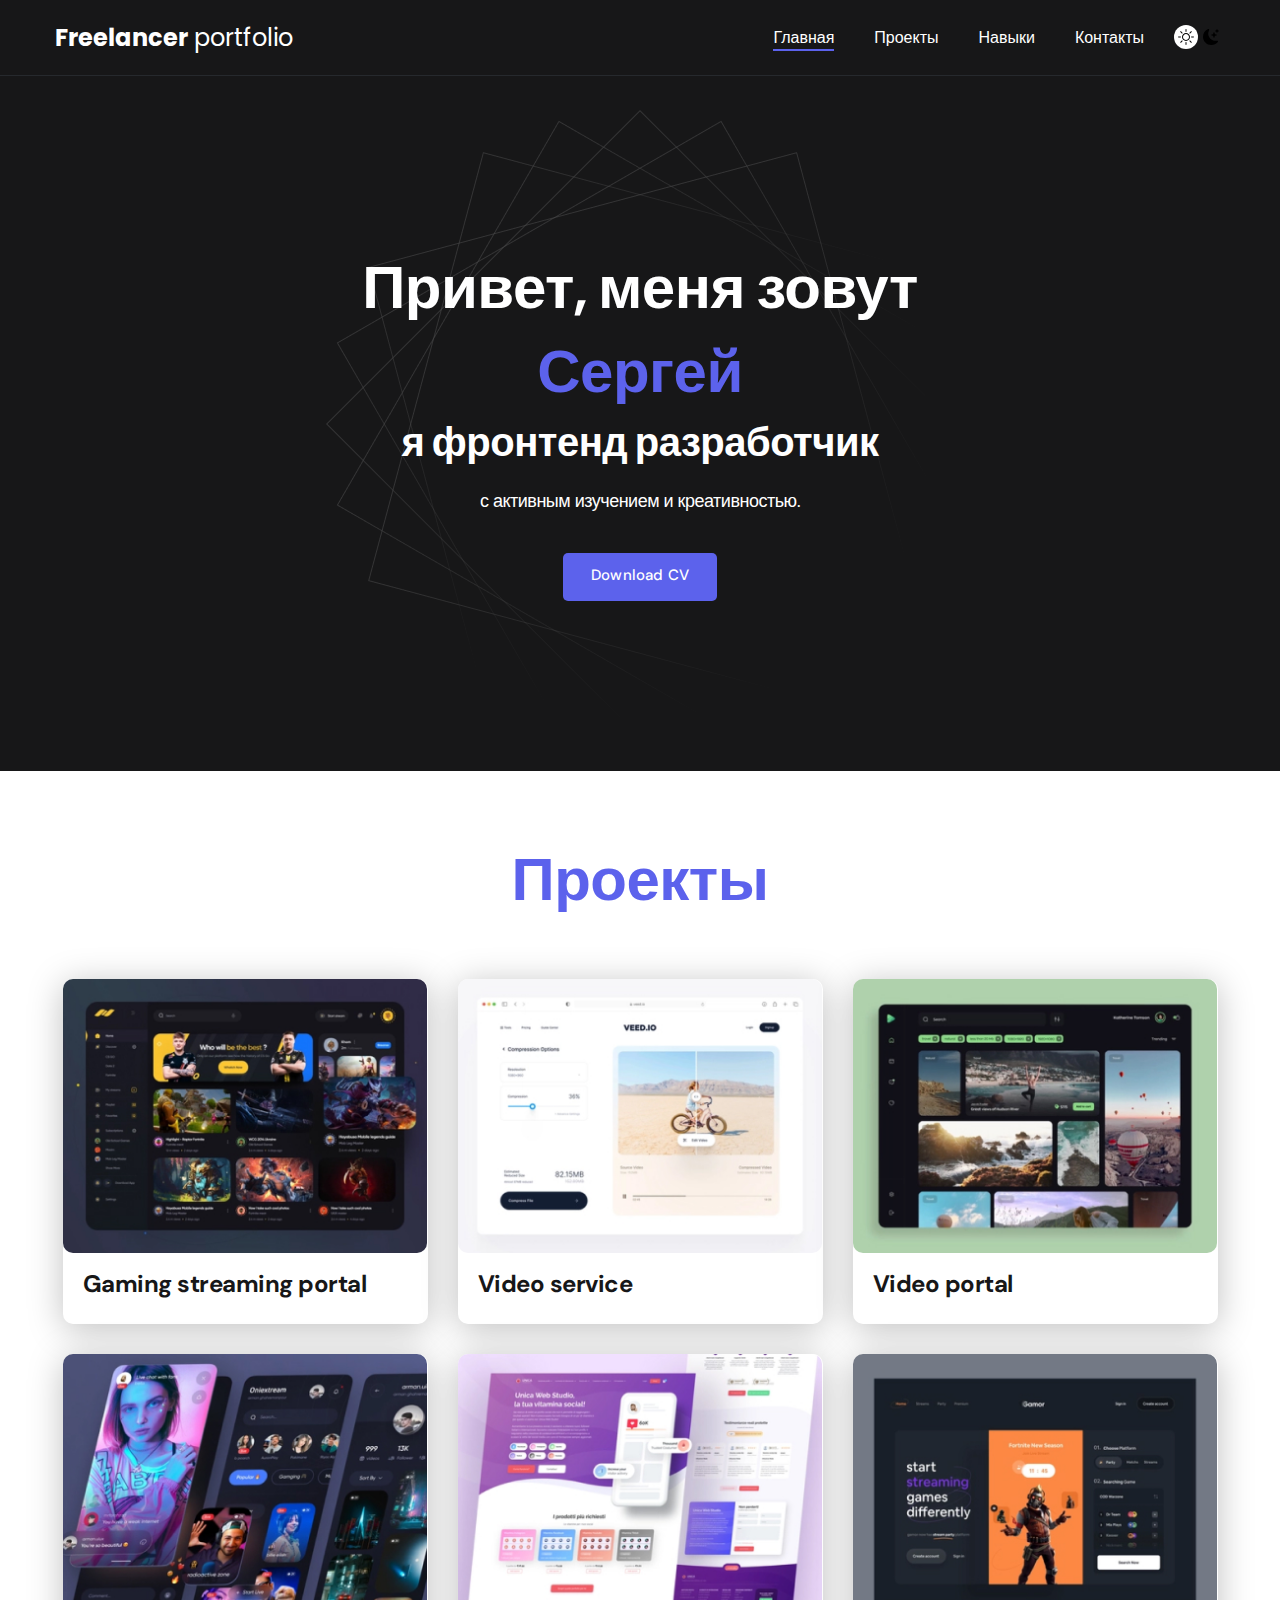
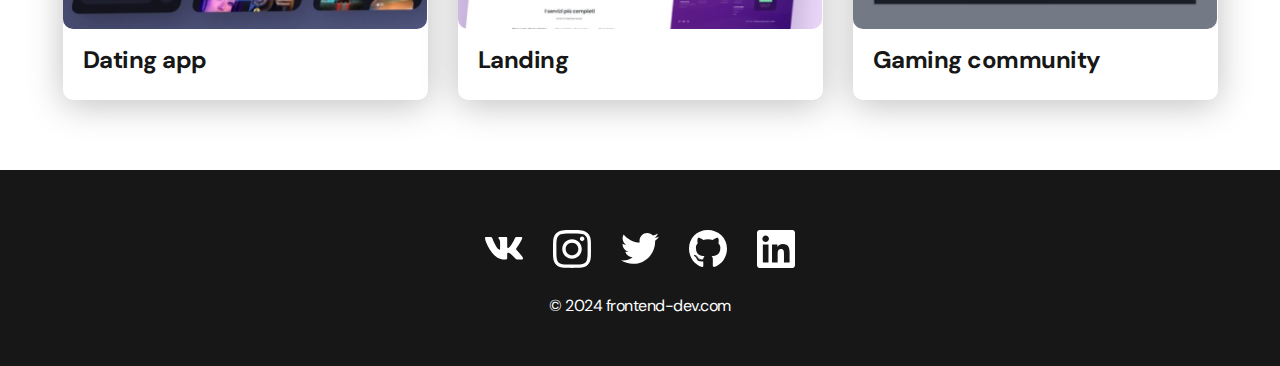
<file: index.html>
<!DOCTYPE html>
<html lang="ru">
<head>
    <meta charset="UTF-8">
    <meta name="viewport" content="width=device-width, initial-scale=1.0">
    <title>Проекты</title>  
    <link rel="stylesheet" href="./css/mian.css">
</head>
<body>
    <nav class="nav ">
        <div class="container">
            <div class="nav-row">
                <a href="./index.html" class="logo"><strong>Freelancer</strong> portfolio</a>

                <button class="dark-mode-btn">
                    <img src="./img/icons/Sun.svg" alt="sun" class="dark-mode-btn__icon">
                    <img src="./img/icons/Moon.svg" alt="moon" class="dark-mode-btn__icon">
                </button>

                <ul class="nav-list">
                    <li class="nav-list__item"><a href="./index.htm" class="nav-list__link nav-list__link--active">Главная</a></li>
                    <li class="nav-list__item"><a href="./project-page.html" class="nav-list__link">Проекты</a></li>
                    <li class="nav-list__item"><a href="./skills.html" class="nav-list__link">Навыки</a></li>
                    <li class="nav-list__item"><a href="./contacts.html" class="nav-list__link">Контакты</a></li>

                </ul>
            </div>
        </div>
    </nav> 
    
    <header class="header">
        <div class="container">
            <div class="header__wrapper">
                <h1 class="header__title">
                    <strong>Привет, меня зовут <em>Сергей</em></strong></br>
                    я фронтенд разработчик
                </h1>
                <div class="header__text">
                    <p>
                        с активным изучением и креативностью.
                    </p>
                </div>
                <a href="#!" class="btn">Download CV</a>
            </div>
        </div>
    </header>   
    
    <main class="section">
        <div class="container">
            <h2 class="title-1">
                Проекты
            </h2>
            <ul class="projects">
                <li class="project">
                    <a href="./project-page.html">
                        <img src="./img/projects/01.jpg" alt="project1" class="project___img">
                        <h3 class="project__title">Gaming streaming portal</h3>
                    </a>
                </li>
                <li class="project">
                    <a href="./project-page.html">
                        <img src="./img/projects/02.jpg" alt="project1" class="project___img">
                        <h3 class="project__title">Video service</h3>
                    </a>                    
                </li>
                <li class="project">
                    <a href="./project-page.html">
                        <img src="./img/projects/03.jpg" alt="project1" class="project___img">
                        <h3 class="project__title">Video portal</h3>
                    </a>
                </li>
                <li class="project">
                    <img src="./img/projects/04.jpg" alt="project1" class="project___img">
                    <h3 class="project__title">Dating app</h3>
                </li>
                <li class="project">
                    <img src="./img/projects/05.jpg" alt="project1" class="project___img">
                    <h3 class="project__title">Landing</h3>
                </li>
                <li class="project">
                    <img src="./img/projects/06.jpg" alt="project1" class="project___img">
                    <h3 class="project__title">Gaming community</h3>
                </li>
            </ul>
        </div>
    </main>

    <footer class="footer">
        <div class="container">
            <div class="footer__wrapper">                
                <ul class="social">
                    <li class="social__item">
                        <a href="#!"><img src="./img/icons/vk.svg" alt="link"></a>
                    </li>
                    <li class="social__item">
                        <a href="#!"><img src="./img/icons/instagram.svg" alt="link"></a>
                    </li>
                    <li class="social__item">
                        <a href="#!"><img src="./img/icons/twitter.svg" alt="link"></a>
                    </li>
                    <li class="social__item">
                        <a href="#!"><img src="./img/icons/gitHub.svg" alt="link"></a>
                    </li>
                    <li class="social__item">
                        <a href="#!"><img src="./img/icons/linkedIn.svg" alt="link"></a>
                    </li>
                </ul>
                <div class="copyright">
                    <p>© 2024 frontend-dev.com</p>
                </div>
            </div>

        </div>
    </footer>

    <script src="./js/main.js"></script>
</body>
</html>
</file>
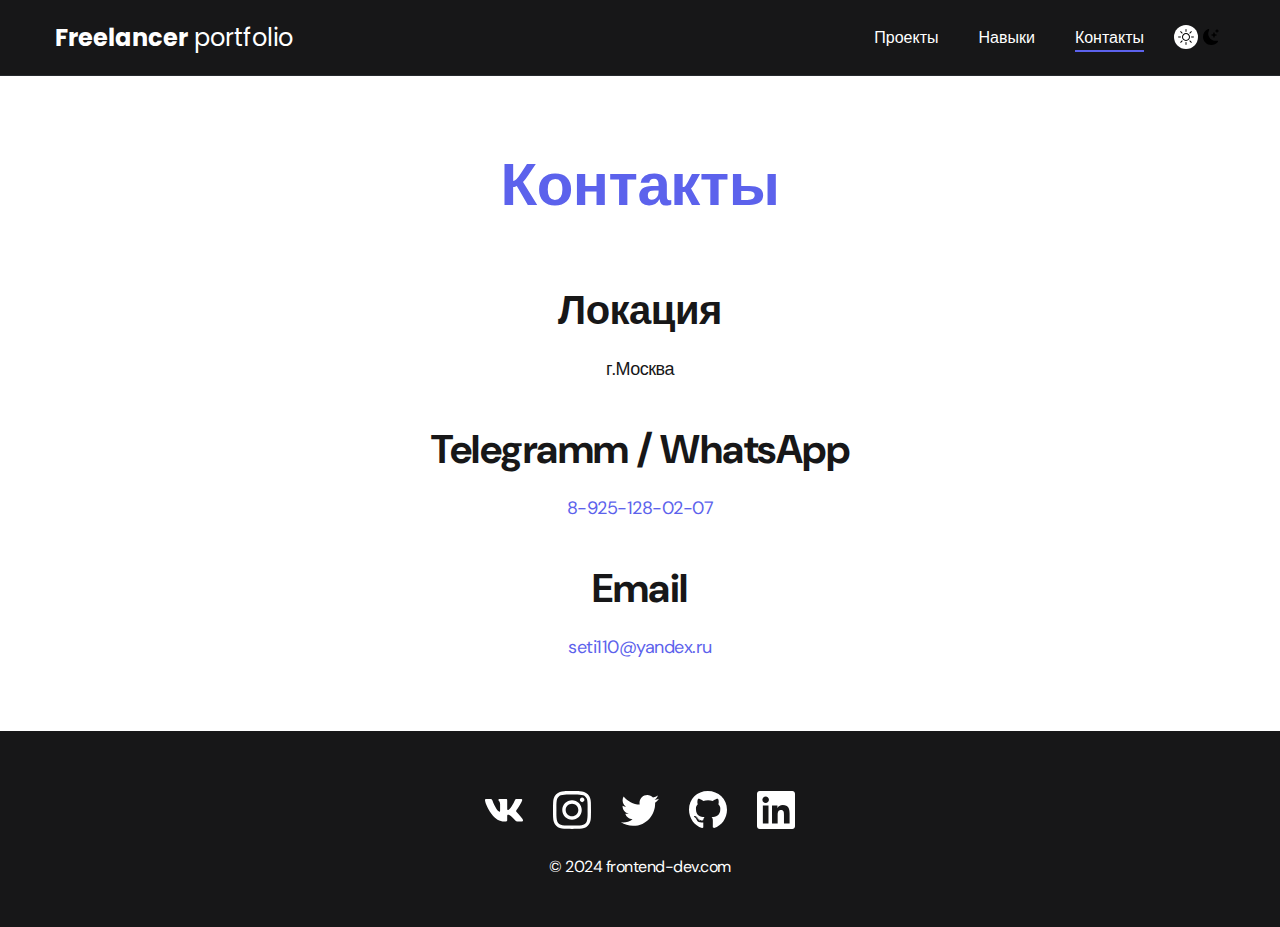
<file: contacts.html>
<!DOCTYPE html>
<html lang="ru">
<head>
    <meta charset="UTF-8">
    <meta name="viewport" content="width=device-width, initial-scale=1.0">
    <title>Контакты</title>  
    <link rel="stylesheet" href="./css/mian.css">
</head>
<body>
    <nav class="nav ">
        <div class="container">
            <div class="nav-row">
                <a href="./index.html" class="logo"><strong>Freelancer</strong> portfolio</a>
                
                <button class="dark-mode-btn">
                    <img src="./img/icons/Sun.svg" alt="sun" class="dark-mode-btn__icon">
                    <img src="./img/icons/Moon.svg" alt="moon" class="dark-mode-btn__icon">
                </button>

                <ul class="nav-list">                    
                    <li class="nav-list__item"><a href="./project-page.html" class="nav-list__link ">Проекты</a></li>
                    <li class="nav-list__item"><a href="./skills.html" class="nav-list__link ">Навыки</a></li>
                    <li class="nav-list__item nav-list__link--active"><a href="./contacts.html" class="nav-list__link">Контакты</a></li>

                </ul>
            </div>
        </div>
    </nav> 

    <main class="section">
        <div class="container">
            <div class="project-detaild">
                <h1 class="title-1">
                    Контакты
                </h1>  

                <ul class="content-list">
                    <li class="content-list__item">
                        <div class="title-2">Локация</div>
                        <p>г.Москва</p>
                    </li>
                    <li class="content-list__item">
                        <div class="title-2">Telegramm / WhatsApp</div>
                        <p><a href="tel:+79251280207">8-925-128-02-07</a></p>
                    </li>
                    <li class="content-list__item">
                        <div class="title-2">Email</div>
                        <p><a href="mailto:seti110@yandex.ru">seti110@yandex.ru</a></p>
                    </li>
                </ul>              
            </div> 
        </div>
    </main>


    <footer class="footer">
        <div class="container">
            <div class="footer__wrapper">                
                <ul class="social">
                    <li class="social__item">
                        <a href="#!"><img src="./img/icons/vk.svg" alt="link"></a>
                    </li>
                    <li class="social__item">
                        <a href="#!"><img src="./img/icons/instagram.svg" alt="link"></a>
                    </li>
                    <li class="social__item">
                        <a href="#!"><img src="./img/icons/twitter.svg" alt="link"></a>
                    </li>
                    <li class="social__item">
                        <a href="#!"><img src="./img/icons/gitHub.svg" alt="link"></a>
                    </li>
                    <li class="social__item">
                        <a href="#!"><img src="./img/icons/linkedIn.svg" alt="link"></a>
                    </li>
                </ul>
                <div class="copyright">
                    <p>© 2024 frontend-dev.com</p>
                </div>
            </div>

        </div>
    </footer>

    <script src="./js/main.js"></script>
</body>
</html>
</file>
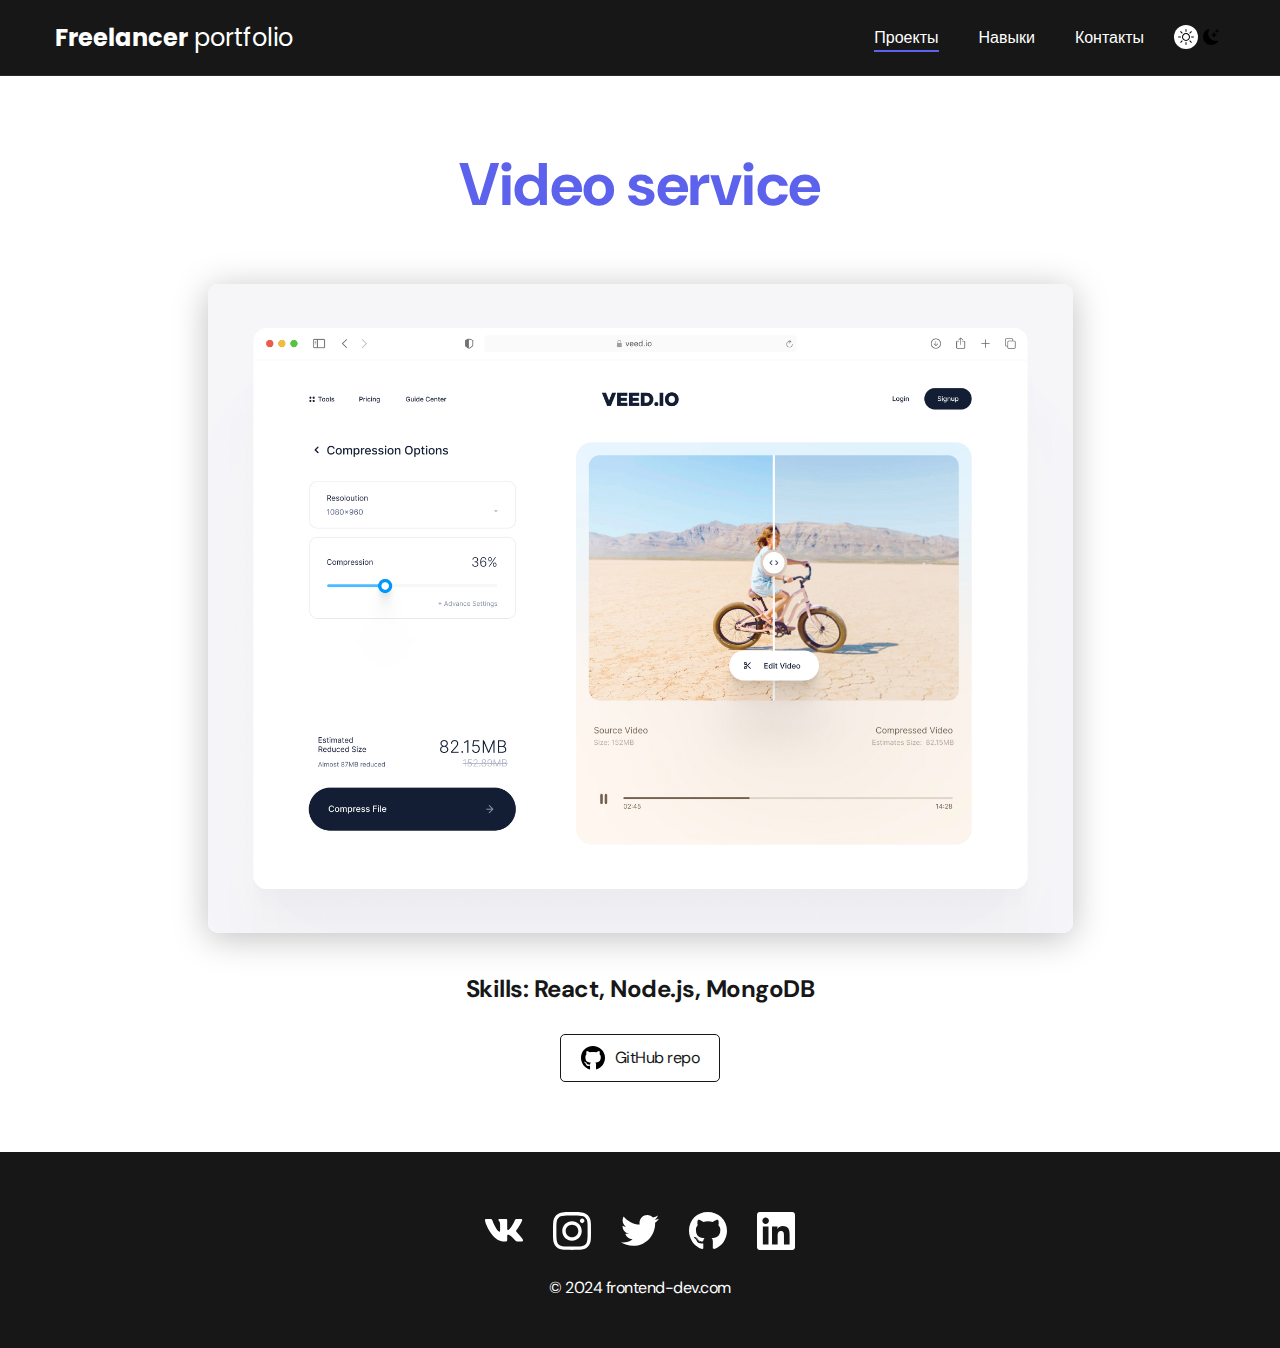
<file: project-page.html>
<!DOCTYPE html>
<html lang="ru">
<head>
    <meta charset="UTF-8">
    <meta name="viewport" content="width=device-width, initial-scale=1.0">
    <title>Проект</title>  
    <link rel="stylesheet" href="./css/mian.css">
</head>
<body>
    <nav class="nav ">
        <div class="container">
            <div class="nav-row">
                <a href="./index.html" class="logo"><strong>Freelancer</strong> portfolio</a>
                
                <button class="dark-mode-btn">
                    <img src="./img/icons/Sun.svg" alt="sun" class="dark-mode-btn__icon">
                    <img src="./img/icons/Moon.svg" alt="moon" class="dark-mode-btn__icon">
                </button>

                <ul class="nav-list">                    
                    <li class="nav-list__item nav-list__link--active"><a href="./project-page.html" class="nav-list__link ">Проекты</a></li>
                    <li class="nav-list__item"><a href="./skills.html" class="nav-list__link">Навыки</a></li>
                    <li class="nav-list__item"><a href="./contacts.html" class="nav-list__link">Контакты</a></li>

                </ul>
            </div>
        </div>
    </nav> 

    <main class="section">
        <div class="container">
            <div class="project-detaild">
                <h1 class="title-1">
                    Video service
                </h1>
                <img src="./img/projects/02-big.jpg" alt="project" class="project-details___img">

                <div class="project-details___desc">
                    <p>Skills: React, Node.js, MongoDB</p>
                </div>

                <a href="#!" class="btn-outline">
                    <img src="img/icons/gitHub-black.svg" alt="gitHub">
                    GitHub repo
                </a>

            </div>          


        </div>
    </main>

    <footer class="footer">
        <div class="container">
            <div class="footer__wrapper">                
                <ul class="social">
                    <li class="social__item">
                        <a href="#!"><img src="./img/icons/vk.svg" alt="link"></a>
                    </li>
                    <li class="social__item">
                        <a href="#!"><img src="./img/icons/instagram.svg" alt="link"></a>
                    </li>
                    <li class="social__item">
                        <a href="#!"><img src="./img/icons/twitter.svg" alt="link"></a>
                    </li>
                    <li class="social__item">
                        <a href="#!"><img src="./img/icons/gitHub.svg" alt="link"></a>
                    </li>
                    <li class="social__item">
                        <a href="#!"><img src="./img/icons/linkedIn.svg" alt="link"></a>
                    </li>
                </ul>
                <div class="copyright">
                    <p>© 2024 frontend-dev.com</p>
                </div>
            </div>

        </div>
    </footer>

    <script src="./js/main.js"></script>    
</body>
</html>
</file>
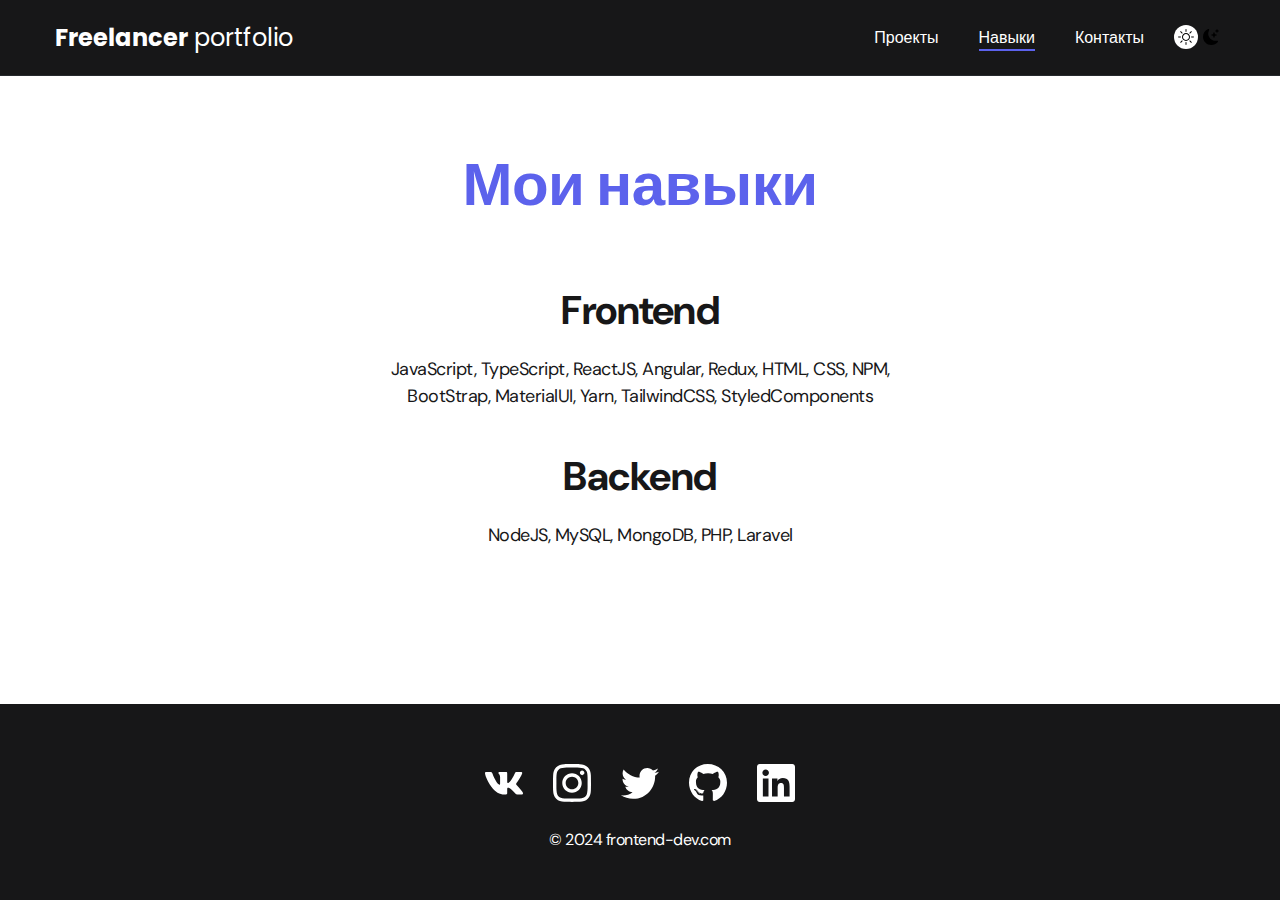
<file: skills.html>
<!DOCTYPE html>
<html lang="ru">
<head>
    <meta charset="UTF-8">
    <meta name="viewport" content="width=device-width, initial-scale=1.0">
    <title>Навыки</title>  
    <link rel="stylesheet" href="./css/mian.css">
</head>
<body>
    <nav class="nav ">
        <div class="container">
            <div class="nav-row">
                <a href="./index.html" class="logo"><strong>Freelancer</strong> portfolio</a>

                <button class="dark-mode-btn">
                    <img src="./img/icons/Sun.svg" alt="sun" class="dark-mode-btn__icon">
                    <img src="./img/icons/Moon.svg" alt="moon" class="dark-mode-btn__icon">
                </button>

                <ul class="nav-list">                    
                    <li class="nav-list__item"><a href="./project-page.html" class="nav-list__link ">Проекты</a></li>
                    <li class="nav-list__item"><a href="./skills.html" class="nav-list__link nav-list__link--active">Навыки</a></li>
                    <li class="nav-list__item"><a href="./contacts.html" class="nav-list__link">Контакты</a></li>

                </ul>
            </div>
        </div>
    </nav> 

    <main class="section">
        <div class="container">
            <div class="project-detaild">
                <h1 class="title-1">
                    Мои навыки
                </h1>  

                <ul class="content-list">
                    <li class="content-list__item">
                        <div class="title-2">Frontend </div>
                        <p>JavaScript, TypeScript, ReactJS, Angular, Redux, HTML, CSS, NPM, BootStrap, MaterialUI, Yarn, TailwindCSS, StyledComponents</p>
                    </li>
                    <li class="content-list__item">
                        <div class="title-2">Backend</div>
                        <p>NodeJS, MySQL, MongoDB, PHP, Laravel</p>
                    </li>
                </ul>              
            </div> 
        </div>
    </main>


    <footer class="footer">
        <div class="container">
            <div class="footer__wrapper">                
                <ul class="social">
                    <li class="social__item">
                        <a href="#!"><img src="./img/icons/vk.svg" alt="link"></a>
                    </li>
                    <li class="social__item">
                        <a href="#!"><img src="./img/icons/instagram.svg" alt="link"></a>
                    </li>
                    <li class="social__item">
                        <a href="#!"><img src="./img/icons/twitter.svg" alt="link"></a>
                    </li>
                    <li class="social__item">
                        <a href="#!"><img src="./img/icons/gitHub.svg" alt="link"></a>
                    </li>
                    <li class="social__item">
                        <a href="#!"><img src="./img/icons/linkedIn.svg" alt="link"></a>
                    </li>
                </ul>
                <div class="copyright">
                    <p>© 2024 frontend-dev.com</p>
                </div>
            </div>

        </div>
    </footer>

    <script src="./js/main.js"></script> 
</body>
</html>
</file>
<file: css/mian.css>
@import "./reset.css";
@import url('https://fonts.googleapis.com/css2?family=DM+Sans:opsz,wght@9..40,400;9..40,500;9..40,700&family=Poppins:wght@400;500;700&display=swap');

/* font-family: 'DM Sans', sans-serif;
font-family: 'Poppins', sans-serif; */


 /* * {
    border: 1px solid rgb(218, 192, 192);
}   */


:root {
    --black: #171718;
    --black-border: #26292D;
    --white: #fff;
    --purpule: #5C62EC;


    --text-color: var(--black);
    --dark-bg: var(--black);
    --dark-border: var(--black-border);
    --header-text: var(--white);
    --accent: var(--purpule);

    /* light  */
    --page-bg: var(--white);
    --text-color: var(--black);

    --title-1: var(--accent);

    --project-card-bg: var(--white);
    --project-card-text: var(--black);

    --box-shadow: 0px 5px 35px 0px rgba(0, 0, 0, 0.25);

}

.dark {

    /* dark  */
    --page-bg: #252526;
    --text-color: var(--white);

    --title-1: var(--white);

    --project-card-bg: var(--black);
    --project-card-text: var(--white);

    --box-shadow: 0px 5px 35px 0px rgba(0, 0, 0, 0.25);

}

html, body {
    display: flex;
    flex-direction: column;
    min-height: 100vh;

    font-family: 'DM Sans', sans-serif;
    letter-spacing: -0.5px;

    background-color: var(--page-bg);
    color: var(--text-color);
}

.container {
    max-width: 1200px;
    padding: 0 15px;
    margin: 0 auto;
}

.section {
    padding: 70px 0;
}

.title-1 {
    margin-bottom: 60px;
    color: var(--title-1);
    text-align: center;
    font-size: 60px;
    font-weight: 700;
    line-height: 130%; 
    letter-spacing: -0.5px;
}

.title-2 {
    font-size: 40px;
    font-weight: 700;
    line-height: 130%;
    margin-bottom: 20px;
}

/* none  */
.none {
    display: none !important;
}


/* nav  */
.nav {
    background-color: var(--dark-bg);
    color: var(--header-text);
    padding: 20px 0;
    border-bottom: 1px solid #26292D;
    letter-spacing: normal;
}

.nav-row {
    display: flex;
    justify-content: flex-end;
    align-items: center;
    column-gap: 30px;
    row-gap: 20px;
    flex-wrap: wrap;
}

.logo {
    margin-right: auto;
    color: var(--white);
    font-size: 24px;
    font-family: 'Poppins', sans-serif;
    text-decoration: none;
    
}

.logo strong {
    font-weight: 700;
}

.nav-list {
    display: flex;
    flex-wrap: wrap;
    row-gap: 20px;
    align-items: center;
    column-gap: 40px;
    font-size: 16px;
    font-weight: 500;
    font-family: 'Poppins', sans-serif;
    list-style: none;
}

.nav-list__link{
    color: var(--header-text);
    text-decoration: none;
    transition: opacity 0.2 ease-in;
}

.nav-list__link:hover {
    opacity: 0.8;
}

.nav-list__link:active {
    position: relative;
    top: 1px;
}

.nav-list__link--active{
    position: relative;
}

.nav-list__link--active::before {
    content: "";
    position: absolute;
    left: 0;
    top: 100%;
    display: block;
    height: 2px;
    width: 100%;
    background-color: var(--accent);
}

/* header  */

.header {
    background-color: var(--dark-bg);
    background-image: url('./../img/Abstract.png');
    background-repeat: no-repeat;
    background-size: auto;
    background-position: center center;
    color: var(--header-text);
    min-height: 695px;
    padding: 40px 0;
    display: flex;
    justify-content: center;
    align-items: center;
    text-align: center;

}

.header__wrapper {
    max-width: 800px;
    padding: 0 15px;
}
.header__title {
    font-size: 40px;
    font-weight: 700;
    line-height: 1.4;
    margin-bottom: 20px;

}

.header__title strong {
    font-size: 60px;
    font-weight: 700;
}

.header__title em {
    color: var(--accent);
    font-style: normal;

}

.header__text {
    font-size: 18px;
    line-height: 1.3;
    margin-bottom: 40px;
}

.header__text p + p {
    margin-top: 0.5em;
}

/* mode btn  */

.dark-mode-btn {
    order: 9;
    position: relative;
    display: flex;
    justify-content: space-around;
    align-items: center;  
    width: 51px;
    height: 26px;
    border-color: #272727;
    border-radius: 50px;
}

img.dark-mode-btn__icon {
    margin-bottom: 2px;
    margin-right: 2px;
}

.dark-mode-btn::before {
    content: "";
    position: absolute;
    top: 0px;
    left: 0px;    
    display: block;
    width: 24px;
    height: 24px;
    border-radius: 50%;
    background-color: #fff;

    transition: .4s ease-in;

}

.dark-mode-btn__active::before {
    left: 26px;    

}

.dark-mode-btn__icon {
    position: relative;
    z-index: 9;
}

/* btn  */

.btn {
    display: inline-block;
    height: 48px;
    padding: 12px 28px;
    border-radius: 5px;
    background-color: var(--accent);
    color: var(--white);
    letter-spacing: .15px;
    font-size: 15px;
    font-weight: 500;
    transition: opacity .2s ease-in;
}

.btn:hover {
    opacity: 0.8;    
}

.btn:active {
    position: relative;
    top: 1px;
}

/* btn outline  */

.btn-outline {
    display: flex;
    column-gap: 10px;
    align-items: center;
    height: 48px;
    border-radius: 5px;
    border: 1px solid var(--black);
    padding: 12px 20px;
    color: var(--black);
    background-color: var(--white);
}

.btn-outline:hover {
    opacity: 0.8;    
}

.btn-outline:active {
    position: relative;
    top: 1px;
}

/* projects  */

.projects {
    display: flex;
    justify-content: center;
    flex-wrap: wrap;    
    column-gap: 30px;
    row-gap: 30px;

}
.project {
    max-width: 365px;
    max-height: 350px;
    background-color: var(--project-card-bg);
    border-radius: 10px;
    box-shadow: var(--box-shadow);

}
.project___img {
    border-radius: 10px;

}
.project__title {
    color: var(--project-card-text);
    font-size: 24px;
    font-weight: 700;
    line-height: 130%;
    letter-spacing: -0.5px;
    padding: 15px 20px 25px;
}

/* project details  */

.project-detaild {
    margin: 0 auto;
    max-width: 865px;
    display: flex;
    flex-direction: column;
    align-items: center

}

.project-details___img {
    max-width: 100%;
    margin-bottom: 40px;
    border-radius: 10px;
    box-shadow: 0px 5px 35px 0px rgba(0, 0, 0, 0.25);
}

.project-details___desc {
    color: var(--project-card-text);
    font-size: 24px;
    font-weight: 700;
    line-height: 130%; 
    letter-spacing: -0.5px;
    margin-bottom: 30px;
}

/* skills  */



.content-list {
    max-width: 570px;
    display: flex;
    flex-direction: column;
    align-items: center;
    text-align: center;
    row-gap: 40px;
   
}

.content-list__item  {
    font-size: 18px;
    font-weight: 400;
    line-height: 150%; 
  

}

.content-list__item a {
    color: var(--accent);
}

.content-list__item p + p {
    margin-top: 0.5em;
    
}



/* footer  */

.footer {
    background-color: var(--dark-bg);
    padding: 60px 0 50px;
    color: var(--header-text);
    margin-top: auto;
}

.footer__wrapper {
    display: flex;
    flex-direction: column;
    align-items: center;
    row-gap: 27px;
}

.social {
    display: flex;
    column-gap: 30px;
    align-items: center;
}


.copyright {
    font-size: 16px;
}

.copyright p + p {
    margin-top: 0.5em;
}


@media (max-width: 781px) {
    /* nav  */

    .nav-row {
        justify-content: space-between;
    }

    .dark-mode-btn {
        order: 0;
    }
}


@media (max-width: 620px) {

    /* header  */

    .header {
        min-height: unset;
    }

    .header__title {
        font-size: 30px;
    }

    .header__title strong{
        font-size: 40px;
    }




    /* general  */

    .section {
        padding: 40px 0;
    }

    .title-1 {
        font-size: 40px;
        margin-bottom: 30px;
    }   

    .title-2 {
        font-size: 30px;
        margin-bottom: 10px;
    } 

    .project__title {        
        font-size: 22px;
    }

    /* content list */

    .content-list {
        row-gap: 20px;
    }

    .content-list__item {
        font-size: 16px;
    }

    /* projects  */

    .project-details___desc {
        font-size: 22px;
        margin-bottom: 20px;
        text-align: center;
    }

        /* footer */

    .footer {
        padding: 40px 0 30px;
    }
    
    .footer__wrapper {
        row-gap: 20px;
    }

    .social {
        column-gap: 20px
    }

    .social__item {
        width: 28px;
    }


}
</file>
